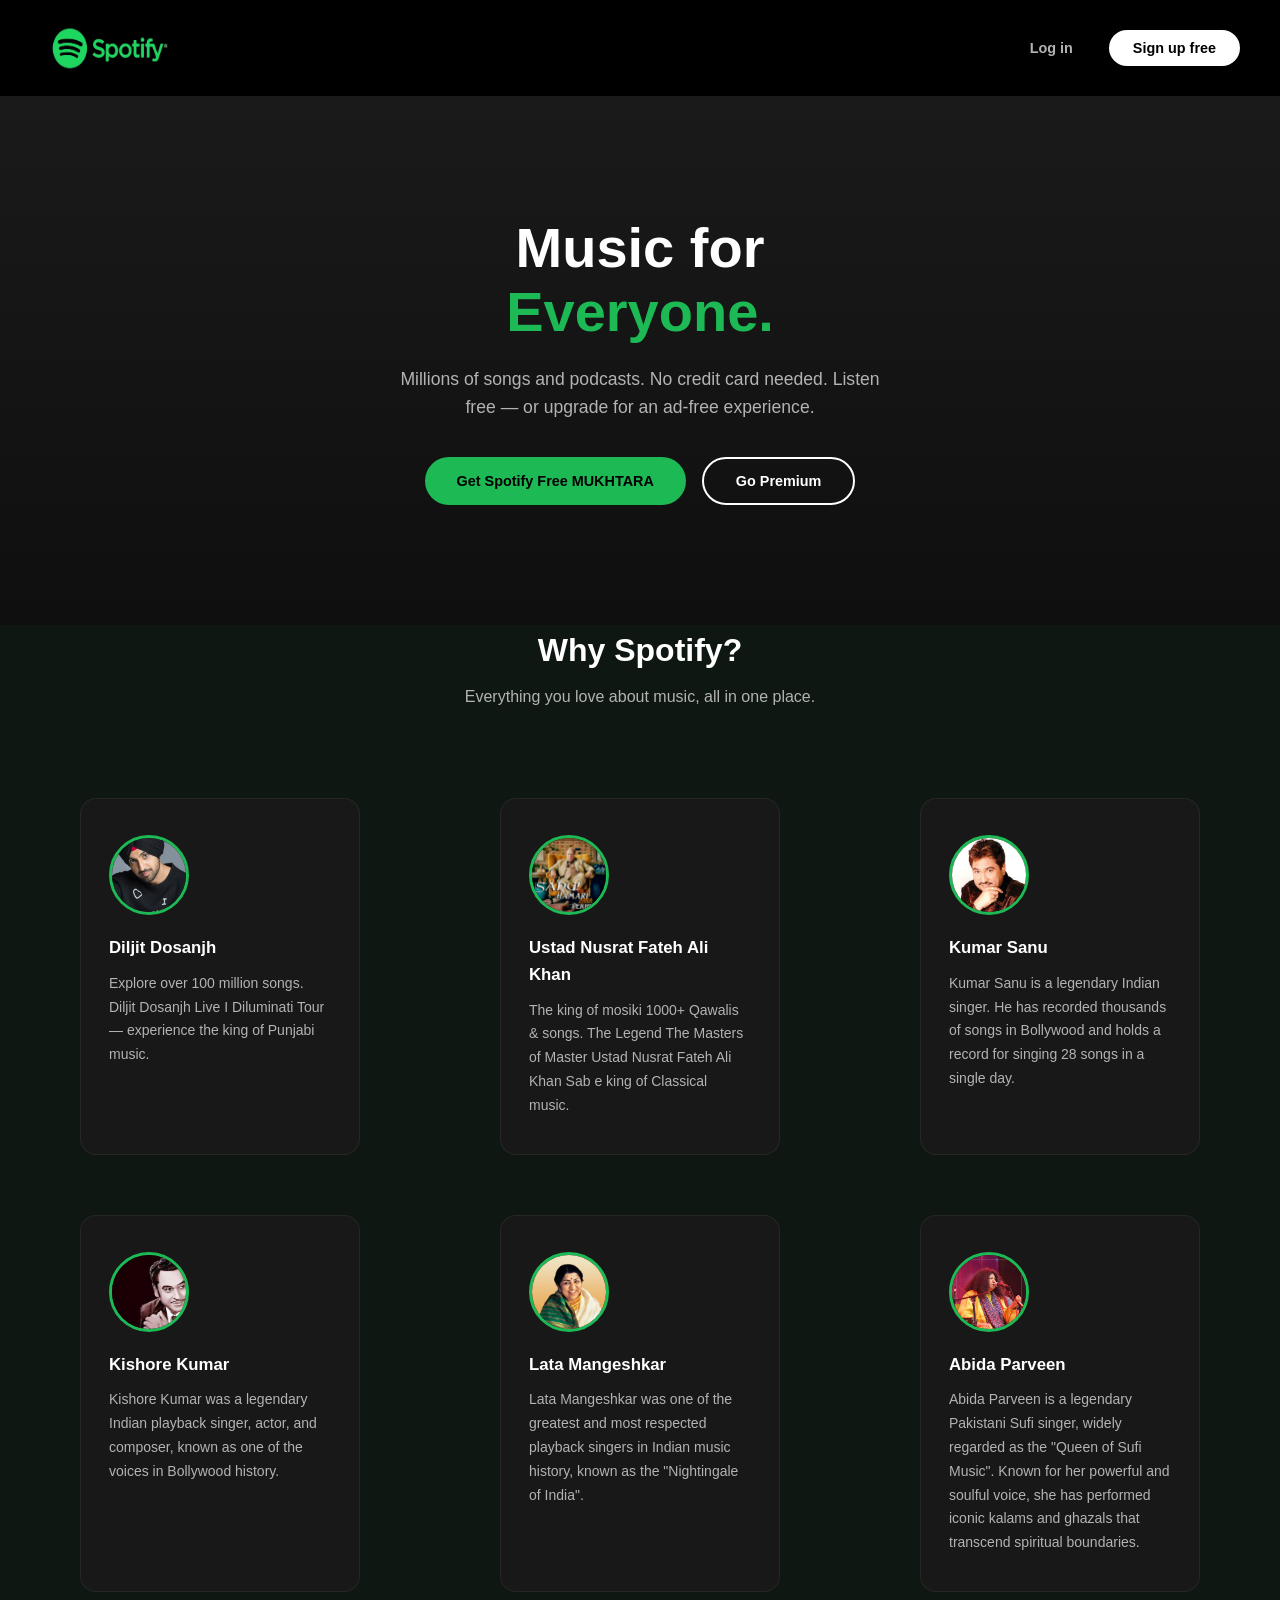
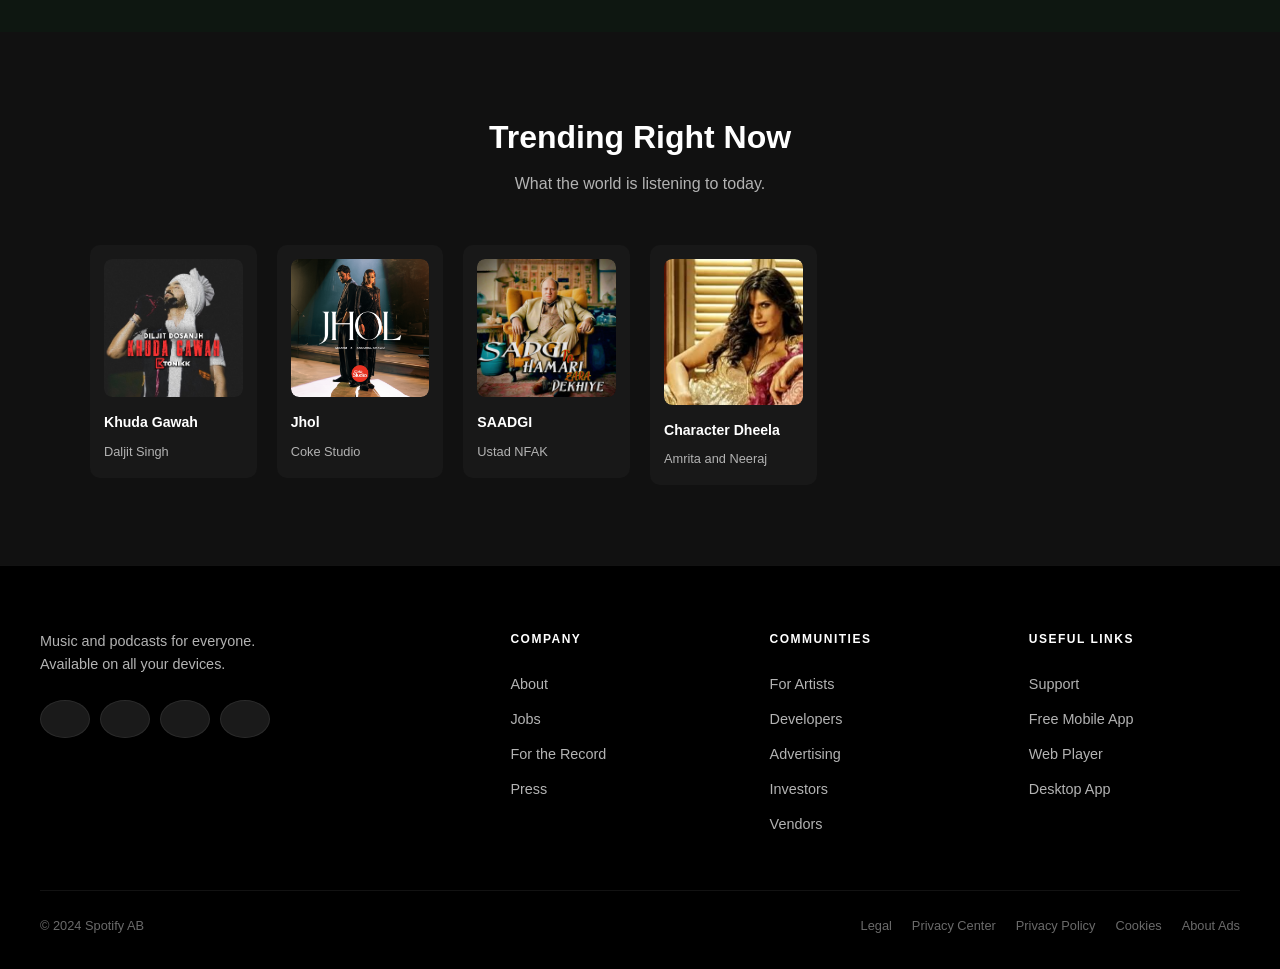
<file: index.html>
<!DOCTYPE html>
<html lang="en">

<head>
  <meta charset="UTF-8" />
  <meta name="viewport" content="width=device-width, initial-scale=1.0" />
  <title>Spotify </title>
  <link rel="stylesheet" href="style.css">
  <link href="https://fonts.googleapis.com/css2?family=Montserrat:wght@400;600;700;900&display=swap" rel="stylesheet" />


</head>

<body>

  <!-- NAVBAR -->
  <nav class="navbar">
    <div class="navbar-logo">
      <!-- icon or logo -->
      <div class="logo-icon">
        <img src="logo.png" alt="">
      </div>

    </div>

    <div class="navbar-buttons">
      <button class="btn-login">Log in</button>
      <button class="btn-signup">Sign up free</button>
    </div>
  </nav>


  <!-- HERO section -->
  <section class="hero">
    <div class="hero-content">
      <h1>Music for<br><span class="green">Everyone.</span></h1>
      <p>Millions of songs and podcasts. No credit card needed. Listen free — or upgrade for an ad-free experience.</p>
      <div class="hero-buttons">
        <button class="btn-green">Get Spotify Free MUKHTARA </button>
        <button class="btn-outline">Go Premium</button>
      </div>
    </div>
  </section>


  <!-- FEATURES -->
  <section class="features">
    <div class="section-header">
      <h2>Why Spotify?</h2>
      <p>Everything you love about music, all in one place.</p>
    </div>

    <div class="features-grid">

      <!-- Card 1 -->
      <div class="feature-card">

        <!-- Image — icon ki jagah (upar) -->
        <img class="artist-img" src="Diljit.jpg" alt="Diljit Dosanjh" />

        <h3>Diljit Dosanjh</h3>
        <p>Explore over 100 million songs. Diljit Dosanjh Live I Diluminati Tour — experience the king of Punjabi music.
        </p>

      </div>

      <!-- Card 2 -->
      <div class="feature-card">

        <!-- Image — icon ki jagah (upar) -->
        <img class="artist-img" src="mfak.jpg" alt="Diljit Dosanjh" />

        <h3>Ustad Nusrat Fateh Ali Khan</h3>
        <p>The king of mosiki 1000+ Qawalis & songs. The Legend The Masters of Master Ustad Nusrat Fateh Ali Khan Sab e
          king of Classical music.</p>

      </div>
      <div class="feature-card">

        <!-- Image -->
        <img class="artist-img" src="image/sanu.jpg" alt="Kumar Sanu" />

        <h3>Kumar Sanu</h3>
        <p>Kumar Sanu is a legendary Indian singer. He has recorded thousands of
          songs in Bollywood and holds a record for singing 28 songs in a single day. </p>

      </div>
      <div class="feature-card">

        <!-- Image -->
        <img class="artist-img" src="kishor.jpg" alt="Kishore Kumar" />

        <h3>Kishore Kumar</h3>
        <p>Kishore Kumar was a legendary Indian playback singer, actor, and composer, known as one of the
          voices in Bollywood history.</p>

      </div>
      <div class="feature-card">

        <!-- Image -->
        <img class="artist-img" src="lata.jpg" alt="Lata Mangeshkar" />

        <h3>Lata Mangeshkar</h3>
        <p>Lata Mangeshkar was one of the greatest and most respected playback singers in Indian music history, known as
          the "Nightingale of India".</p>

      </div>

      <div class="feature-card">

        <!-- Image -->
        <img class="artist-img" src="abida.jpg" alt="Abida Parveen" />

        <h3>Abida Parveen</h3>
        <p>Abida Parveen is a legendary Pakistani Sufi singer, widely regarded as the "Queen of Sufi Music". Known for
          her powerful and soulful voice, she has performed iconic kalams and ghazals that transcend spiritual
          boundaries.</p>

      </div>



    </div>
  </section>


  <!-- TRENDING -->
  <section class="trending">
    <div class="section-header">
      <h2>Trending Right Now</h2>
      <p>What the world is listening to today.</p>
    </div>

    <div class="albums-grid">

      <!-- Album 1 -->
      <a href="khuda gawah.html" class="album-link">
        <div class="album-card">
          <div class="album-img-wrap">
            <img src="khuda gawah.jpg" alt="Khuda Gawah">

            <div class="play-btn">
              <svg viewBox="0 0 24 24">
                <path d="M8 5v14l11-7z" />
              </svg>
            </div>
          </div>

          <h6>Khuda Gawah</h6>
          <span>Daljit Singh</span>
        </div>
      </a>

      <!-- Album 2 -->
      <a href="jhool.html" class="album-link">
        <div class="album-card">
          <div class="album-img-wrap">
            <img src="jhol.png" alt="jhol" />
            <div class="play-btn">
              <svg viewBox="0 0 24 24">
                <path d="M8 5v14l11-7z" />
              </svg>
            </div>
          </div>
          <h6>Jhol</h6>
          <span>Coke Studio</span>
        </div>
      </a>
      <a href="sadgi.html" class="album-link">
        <!-- Album 3 -->
        <div class="album-card">
          <div class="album-img-wrap">
            <img src="mfak.jpg" alt="Velvet Skies" />
            <div class="play-btn">
              <svg viewBox="0 0 24 24">
                <path d="M8 5v14l11-7z" />
              </svg>
            </div>
          </div>
          <h6>SAADGI</h6>
          <span>Ustad NFAK</span>
        </div>
      </a>
      <a href="chrackter.html" class="album-link">
        <!-- Album 4 -->
        <div class="album-card">
          <div class="album-img-wrap">
            <img src="dheela.jpeg" alt="Deep Currents" />
            <div class="play-btn">
              <svg viewBox="0 0 24 24">
                <path d="M8 5v14l11-7z" />
              </svg>
            </div>
          </div>
          <h6>Character Dheela</h6>
          <span> Amrita and Neeraj </span>
        </div>
      </a>
        
      
  </section>


  <footer>
    <div class="footer-top">

      <!-- Brand column -->
      <div class="footer-brand">
        <p>Music and podcasts for everyone. Available on all your devices.</p>

        <div class="social-row">

          <!-- Instagram -->
          <button class="social-btn" title="Instagram" type="button">
            <svg viewBox="0 0 24 24" fill="currentColor">
              <path d="M12 2.163c3.204 0 3.584.012 4.85.07..."></path>
            </svg>
          </button>

          <!-- Twitter / X -->
          <button class="social-btn" title="X (Twitter)" type="button">
            <svg viewBox="0 0 24 24" fill="currentColor">
              <path d="M18.244 2.25h3.308l-7.227 8.26..."></path>
            </svg>
          </button>

          <!-- Facebook -->
          <button class="social-btn" title="Facebook" type="button">
            <svg viewBox="0 0 24 24" fill="currentColor">
              <path d="M24 12.073C24 5.404 18.627 0..."></path>
            </svg>
          </button>

          <!-- YouTube -->
          <button class="social-btn" title="YouTube" type="button">
            <svg viewBox="0 0 24 24" fill="currentColor">
              <path d="M23.498 6.186a3.016 3.016 0..."></path>
            </svg>
          </button>

        </div>
      </div>

      <!-- Col: Company -->
      <div class="footer-col">
        <h6>Company</h6>
        <ul>
          <li>About</li>
          <li>Jobs</li>
          <li>For the Record</li>
          <li>Press</li>
        </ul>
      </div>

      <!-- Col: Communities -->
      <div class="footer-col">
        <h6>Communities</h6>
        <ul>
          <li>For Artists</li>
          <li>Developers</li>
          <li>Advertising</li>
          <li>Investors</li>
          <li>Vendors</li>
        </ul>
      </div>

      <!-- Col: Useful Links -->
      <div class="footer-col">
        <h6>Useful Links</h6>
        <ul>
          <li>Support</li>
          <li>Free Mobile App</li>
          <li>Web Player</li>
          <li>Desktop App</li>
        </ul>
      </div>

    </div><!-- /.footer-top -->

    <!-- Bottom bar -->
    <div class="footer-bottom">
      <p>© 2024 Spotify AB</p>
      <div class="footer-links">
        <span>Legal</span>
        <span>Privacy Center</span>
        <span>Privacy Policy</span>
        <span>Cookies</span>
        <span>About Ads</span>
      </div>
    </div>
  </footer>
</body>

</html>
</file>
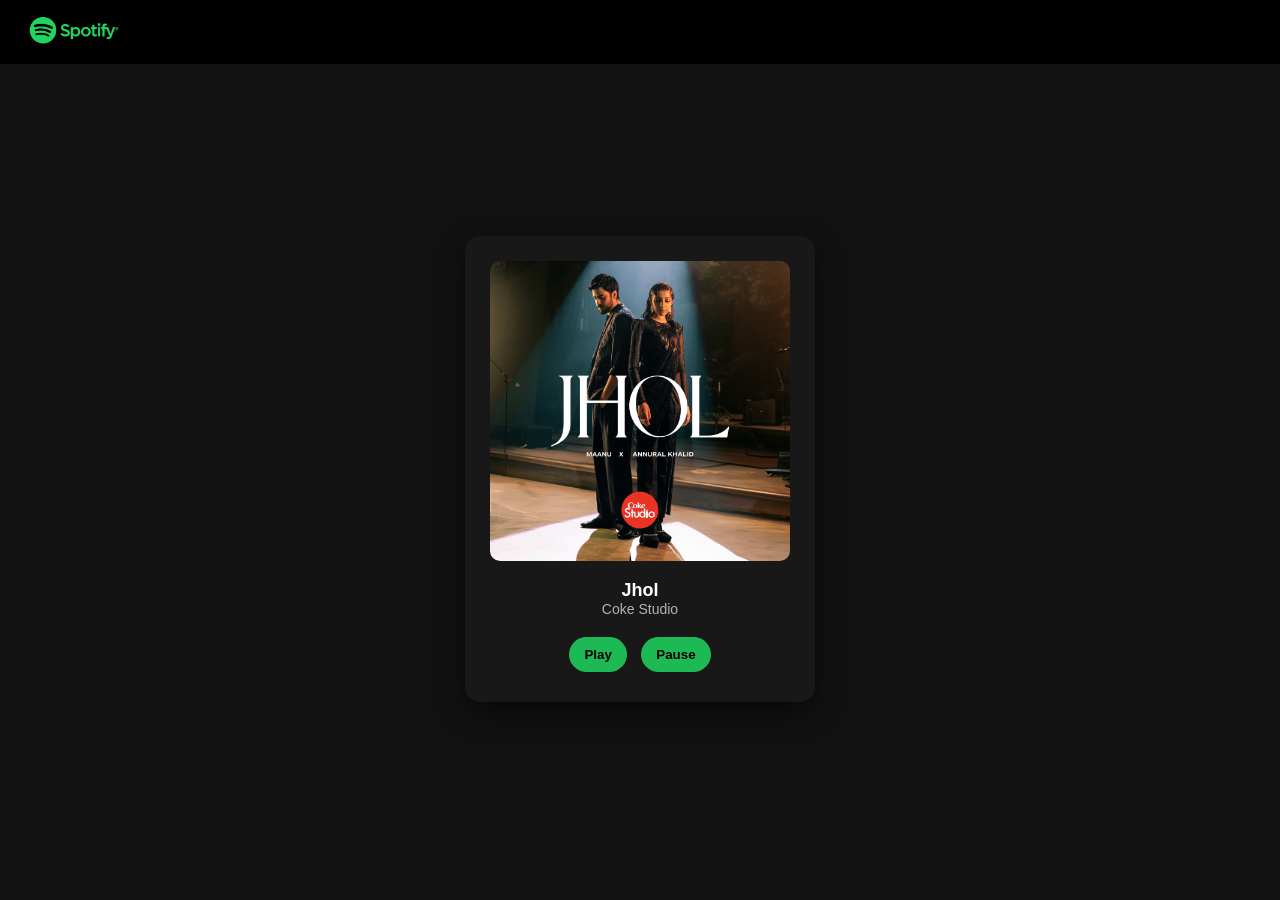
<file: jhool.html>
<!DOCTYPE html>
<html lang="en">
<head>
<meta charset="UTF-8">
<meta name="viewport" content="width=device-width, initial-scale=1.0">
<title>Spotify Player</title>

<style>
body {
  margin: 0;
  font-family: Arial, sans-serif;
  background-color: #121212;
  color: #fff;
}

/* Navbar */
.navbar {
  background: #000;
  padding: 10px 20px;
}

.logo-icon img {
  height: 40px;
}

/* Center Player */
.container {
  display: flex;
  justify-content: center;
  align-items: center;
  height: 90vh;
}

/* Card */
.pplayer {
  background-color: #181818;
  padding: 25px;
  border-radius: 15px;
  width: 300px;
  text-align: center;
  box-shadow: 0 10px 30px rgba(0,0,0,0.6);
}

/* Image */
.pplayer img {
  width: 100%;
  border-radius: 10px;
  margin-bottom: 15px;
}

/* Title */
.song-title {
  font-size: 18px;
  font-weight: bold;
}

.artist {
  font-size: 14px;
  color: #b3b3b3;
  margin-bottom: 15px;
}

/* Audio */
audio {
  width: 100%;
  margin-top: 10px;
}

/* Buttons */
.controls {
  margin-top: 15px;
}

button {
  background-color: #1db954;
  border: none;
  padding: 10px 15px;
  margin: 5px;
  border-radius: 50px;
  cursor: pointer;
  color: #000;
  font-weight: bold;
}

button:hover {
  background-color: #064f1f;
}
</style>

</head>

<body>

<!-- Navbar -->
<nav class="navbar">
  <div class="logo-icon">
    <a href="index.html"><img src="logo.png" alt="Logo"></a>
  </div>
</nav>

<!-- Player Center -->
<div class="container">
  <div class="pplayer">

    <!-- Image -->
    <img src="jhol.png" alt="Album">

    <!-- Song Info -->
    <div class="song-title">Jhol</div>
    <div class="artist">Coke Studio</div>

    <!-- Audio -->
    <audio id="audio" src="mp3/jhol.mp3"></audio>

    <!-- Controls -->
    <div class="controls">
      <button onclick="playSong()">Play</button>
      <button onclick="pauseSong()">Pause</button>
    </div>

  </div>
</div>

<script>
var audio = document.getElementById("audio");

function playSong() {
  audio.play();
}

function pauseSong() {
  audio.pause();
}
</script>

</body>
</html>
</file>
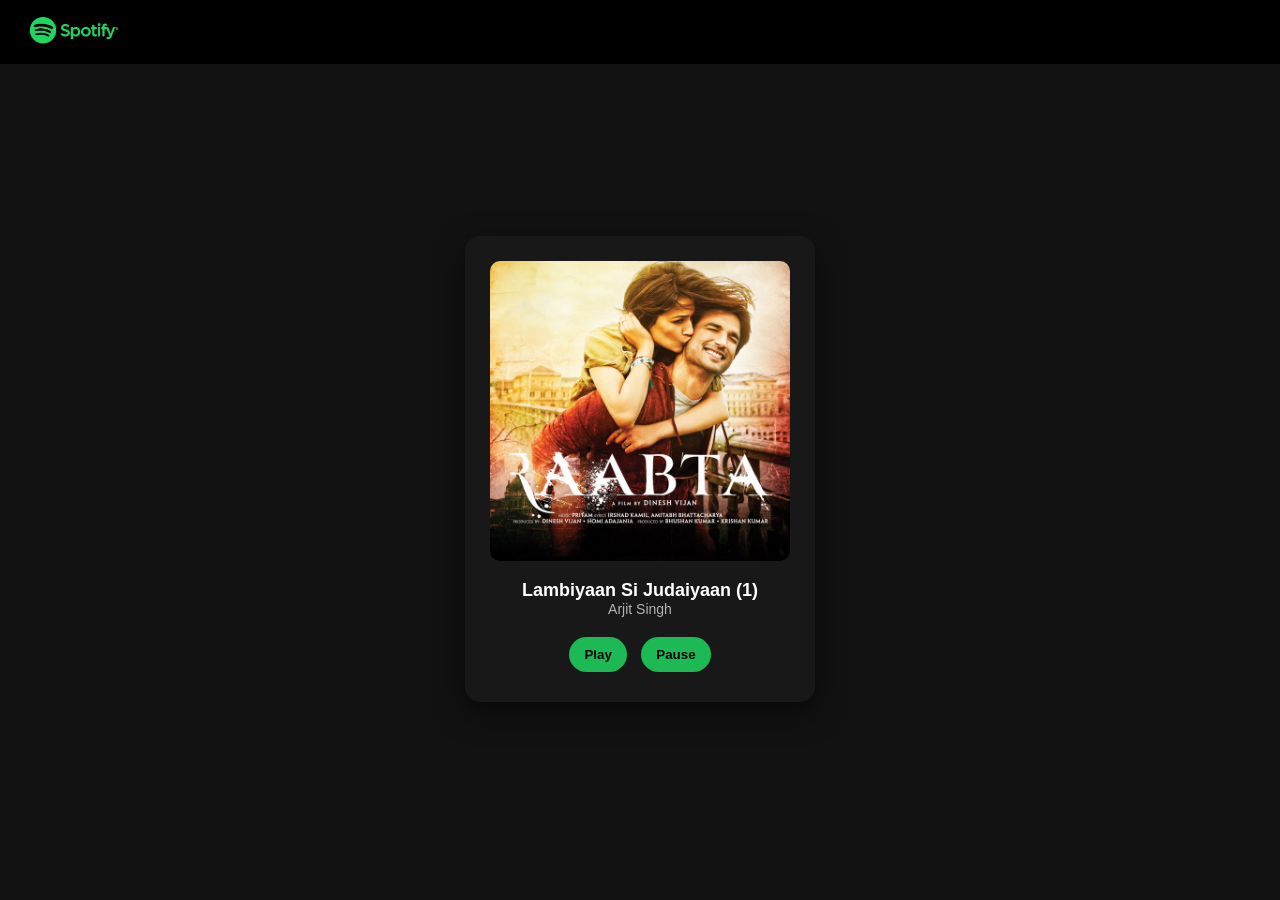
<file: Lambiyaan Si Judaiyaan.html>
<!DOCTYPE html>
<html lang="en">
<head>
<meta charset="UTF-8">
<meta name="viewport" content="width=device-width, initial-scale=1.0">
<title>Spotify Player</title>

<style>
body {
  margin: 0;
  font-family: Arial, sans-serif;
  background-color: #121212;
  color: #fff;
}

/* Navbar */
.navbar {
  background: #000;
  padding: 10px 20px;
}

.logo-icon img {
  height: 40px;
}

/* Center Player */
.container {
  display: flex;
  justify-content: center;
  align-items: center;
  height: 90vh;
}

/* Card */
.pplayer {
  background-color: #181818;
  padding: 25px;
  border-radius: 15px;
  width: 300px;
  text-align: center;
  box-shadow: 0 10px 30px rgba(0,0,0,0.6);
}

/* Image */
.pplayer img {
  width: 100%;
  border-radius: 10px;
  margin-bottom: 15px;
}

/* Title */
.song-title {
  font-size: 18px;
  font-weight: bold;
}

.artist {
  font-size: 14px;
  color: #b3b3b3;
  margin-bottom: 15px;
}

/* Audio */
audio {
  width: 100%;
  margin-top: 10px;
}

/* Buttons */
.controls {
  margin-top: 15px;
}

button {
  background-color: #1db954;
  border: none;
  padding: 10px 15px;
  margin: 5px;
  border-radius: 50px;
  cursor: pointer;
  color: #000;
  font-weight: bold;
}

button:hover {
  background-color: #064f1f;
}
</style>

</head>

<body>

<!-- Navbar -->
<nav class="navbar">
  <div class="logo-icon">
    <a href="index.html"><img src="logo.png" alt="Logo"></a>
  </div>
</nav>

<!-- Player Center -->
<div class="container">
  <div class="pplayer">

    <!-- Image -->
    <img src="lambia.jpg" alt="Album">

    <!-- Song Info -->
    <div class="song-title">Lambiyaan Si Judaiyaan (1)</div>
    <div class="artist">Arjit Singh</div>

    <!-- Audio -->
    <audio id="audio" src="mp3/Lambiyaan Si Judaiyaan (1).mp3"></audio>

    <!-- Controls -->
    <div class="controls">
      <button onclick="playSong()">Play</button>
      <button onclick="pauseSong()">Pause</button>
    </div>

  </div>
</div>

<script>
var audio = document.getElementById("audio");

function playSong() {
  audio.play();
}

function pauseSong() {
  audio.pause();
}
</script>

</body>
</html>
</file>
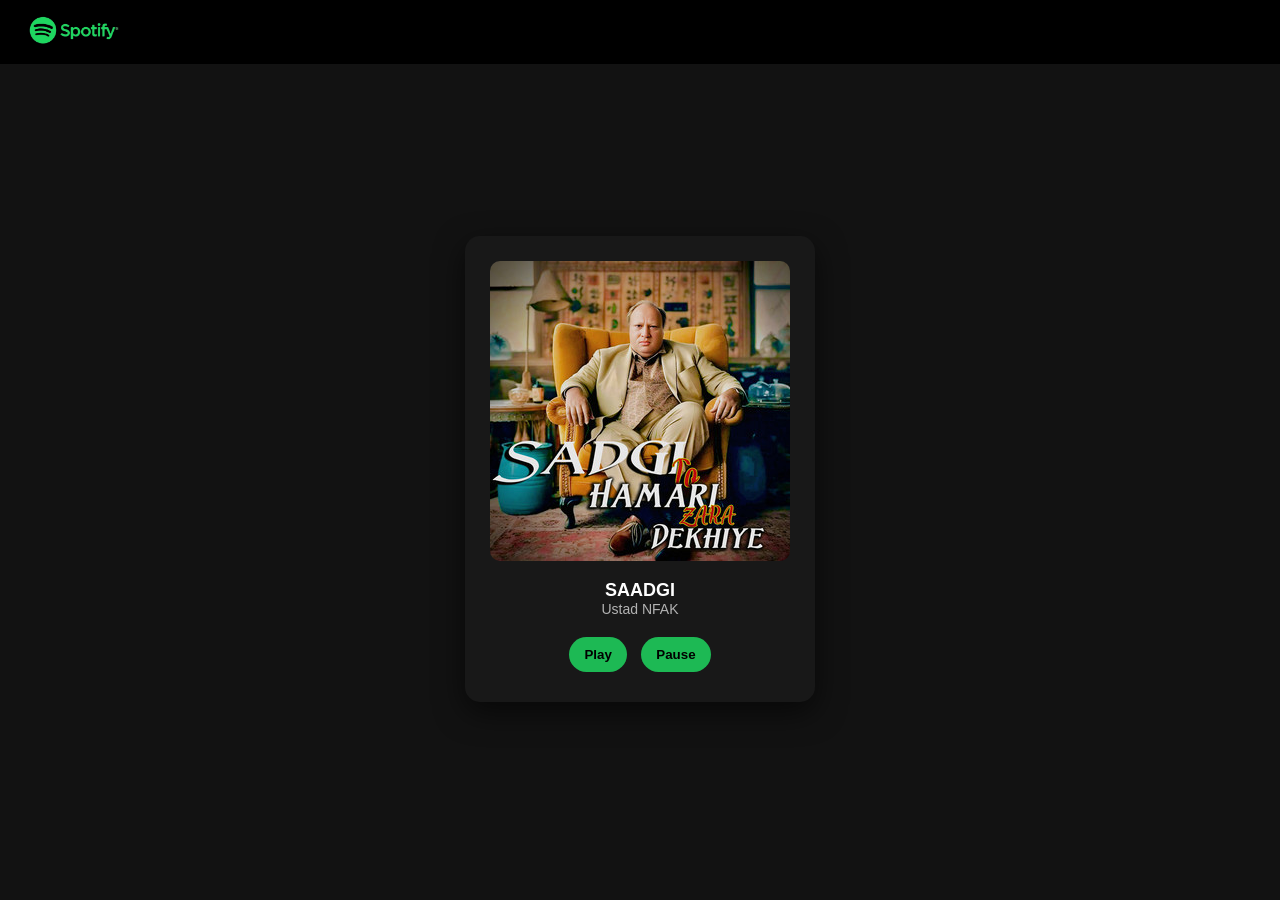
<file: sadgi.html>
<!DOCTYPE html>
<html lang="en">
<head>
<meta charset="UTF-8">
<meta name="viewport" content="width=device-width, initial-scale=1.0">
<title>Spotify Player</title>

<style>
body {
  margin: 0;
  font-family: Arial, sans-serif;
  background-color: #121212;
  color: #fff;
}

/* Navbar */
.navbar {
  background: #000;
  padding: 10px 20px;
}

.logo-icon img {
  height: 40px;
}

/* Center Player */
.container {
  display: flex;
  justify-content: center;
  align-items: center;
  height: 90vh;
}

/* Card */
.pplayer {
  background-color: #181818;
  padding: 25px;
  border-radius: 15px;
  width: 300px;
  text-align: center;
  box-shadow: 0 10px 30px rgba(0,0,0,0.6);
}

/* Image */
.pplayer img {
  width: 100%;
  border-radius: 10px;
  margin-bottom: 15px;
}

/* Title */
.song-title {
  font-size: 18px;
  font-weight: bold;
}

.artist {
  font-size: 14px;
  color: #b3b3b3;
  margin-bottom: 15px;
}

/* Audio */
audio {
  width: 100%;
  margin-top: 10px;
}

/* Buttons */
.controls {
  margin-top: 15px;
}

button {
  background-color: #1db954;
  border: none;
  padding: 10px 15px;
  margin: 5px;
  border-radius: 50px;
  cursor: pointer;
  color: #000;
  font-weight: bold;
}

button:hover {
  background-color: #064f1f;
}
</style>

</head>

<body>

<!-- Navbar -->
<nav class="navbar">
  <div class="logo-icon">
    <a href="index.html"><img src="logo.png" alt="Logo"></a>
  </div>
</nav>

<!-- Player Center -->
<div class="container">
  <div class="pplayer">

    <!-- Image -->
    <img src="mfak.jpg" alt="Album">

    <!-- Song Info -->
    <div class="song-title">SAADGI</div>
    <div class="artist">Ustad NFAK</div>

    <!-- Audio -->
    <audio id="audio" src="mp3/sadgi.mp3"></audio>

    <!-- Controls -->
    <div class="controls">
      <button onclick="playSong()">Play</button>
      <button onclick="pauseSong()">Pause</button>
    </div>

  </div>
</div>

<script>
var audio = document.getElementById("audio");

function playSong() {
  audio.play();
}

function pauseSong() {
  audio.pause();
}
</script>

</body>
</html>
</file>
<file: style.css>
* {
  margin: 0;
  padding: 0;
  box-sizing: border-box;
}

/* Base font and background for the whole page */
body {
  font-family: 'Poppins', sans-serif;
  background-color: #0e1711;
  color: #ffffff;
  line-height: 1.6;
}

/* Make images never overflow their container */
img {
  max-width: 100%;
  display: block;
}

/* Remove bullet points from all lists */
ul {
  list-style: none;
}

/* Remove default button styles so we can design our own */
button {
  cursor: pointer;
  border: none;
  font-family: inherit;
  font-size: 0.9rem;
  font-weight: 600;
  border-radius: 50px;
  /* pill shape */
  padding: 10px 24px;
  transition: opacity 0.2s;
  /* smooth fade on hover */
}

button:hover {
  opacity: 0.85;
}


/* 
   2. CSS VARIABLES (custom colours & sizes)
   Change these values to restyle the whole page quickly.
 */

:root {
  --green: #1db954;
  --dark: #0f0f0f;
  --card-bg: #181818;
  --card-hover: #282828;
  --text-muted: #b3b3b3;
  --section-pad: 80px 40px;
}


/* 
   3. NAVBAR
 */

.navbar {
  display: flex;
  justify-content: space-between;
  align-items: center;
  padding: 18px 40px;
  background-color: #000000;
  position: sticky;
  top: 0;
  z-index: 100;
}

.logo-icon img {
  display: flex;
  align-items: center;
  height: 60px;
  width: 140px;
}

/* Wrapper for the two buttons in the navbar */
.navbar-buttons {
  display: flex;
  gap: 12px;
}

/* "Log in" button — transparent, white text */
.btn-login {
  background: transparent;
  color: var(--text-muted);
  border: none;
}

.btn-login:hover {
  color: #ffffff;
}

/* "Sign up free" button — white background, dark text */
.btn-signup {
  background-color: #ffffff;
  color: #000000;
}


/* 
   4. HERO SECTION
 */

.hero {
  padding: 120px 40px;
  text-align: center;
  background: linear-gradient(180deg, #1a1a1a 0%, #0f0f0f 100%);
}

.hero-content {
  max-width: 700px;
  margin: 0 auto;
}

.hero h1 {
  font-size: 3.5rem;
  font-weight: 900;
  line-height: 1.15;
  margin-bottom: 20px;
}

.green {
  color: var(--green);
}

.hero p {
  font-size: 1.1rem;
  color: var(--text-muted);
  margin-bottom: 36px;
  max-width: 500px;
  margin-left: auto;
  margin-right: auto;
}

.hero-buttons {
  display: flex;
  gap: 16px;
  justify-content: center;
}

.btn-green {
  background-color: var(--green);
  color: #000000;
  font-weight: 700;
  padding: 14px 32px;
}

.album-link {
  text-decoration: none;
  color: inherit;
  display: block;
    transition: 0.3s;
  }
.btn-outline {
  background: transparent;
  color: #ffffff;
  border: 2px solid #ffffff;
  padding: 14px 32px;
}


/* 
   5. SHARED SECTION HEADER
   
 */

.section-header {
  text-align: center;
  margin-bottom: 48px;
}

.section-header h2 {
  font-size: 2rem;
  font-weight: 700;
  margin-bottom: 8px;
}

.section-header p {
  color: var(--text-muted);
  font-size: 1rem;
}


/* 
   6. FEATURES SECTION
 */
.features-grid{
   display: grid;
  grid-template-columns: repeat(3, 1fr); /* 3 cards per row */
  gap: 20px;
  justify-items: center;
  padding: 20px;
}
.feature-card {
  
      background: #181818;
      border: 1px solid rgba(255, 255, 255, 0.06);
      border-radius: 16px;
      margin:  20px;
      padding: 36px 28px;
      max-width: 280px;
      transition: transform 0.2s, background 0.2s, border-color 0.2s;
    }
    .feature-card:hover {
      transform: translateY(-6px);
      background: #282828;
      border-color: rgba(29, 185, 84, 0.3);
    }

    /* 
       ARTIST IMAGE — circle shape
     */
    .artist-img {
      width: 80px;         
      height: 80px;         
      border-radius: 50%;   
      object-fit: cover;    
      object-position: top; 
      display: block;       

      margin-bottom: 20px;  

      
      border: 3px solid #1db954;

      
      transition: transform 0.2s, box-shadow 0.2s;
    }

    /* Hover pe image thodi badi ho */
    .feature-card:hover .artist-img {
      transform: scale(1.07);
      box-shadow: 0 0 0 5px rgba(29, 185, 84, 0.3),
                  0 12px 28px rgba(0, 0, 0, 0.6);
    }

    /* 
       TEXT
     */
    .feature-card h3 {
      font-size: 1.05rem;
      font-weight: 700;
      margin-bottom: 10px;
    }

    .feature-card p {
      color: #b3b3b3;
      font-size: 0.875rem;
      line-height: 1.7;
    }



/* 
   7. TRENDING / ALBUMS SECTION
 */

.trending {
  padding: var(--section-pad);
  background-color: #111111;
}

/* Grid of album cards */
.albums-grid {
  display: grid;
  grid-template-columns: repeat(6, 1fr);
  gap: 20px;
  max-width: 1100px;
  margin: 0 auto;
}

/* Each album card */
.album-card {
  background-color: var(--card-bg);
  border-radius: 10px;
  padding: 14px;
  transition: background-color 0.2s;
}

.album-card:hover {
  background-color: var(--card-hover);
}

.album-img-wrap {
  position: relative;
  border-radius: 8px;
  overflow: hidden;
  margin-bottom: 14px;
}

.album-img-wrap img {
  width: 100%;
  border-radius: 8px;
  display: block;
}

/* Green play button that appears on hover */
.play-btn {
  position: absolute;
  bottom: 10px;
  right: 10px;
  width: 44px;
  height: 44px;
  background-color: var(--green);
  border-radius: 50%;
  display: flex;
  align-items: center;
  justify-content: center;
  opacity: 0;
  transition: opacity 0.2s, transform 0.2s;
  transform: translateY(6px);
  cursor: pointer;
}

/* Show the play button when hovering the card */
.album-card:hover .play-btn {
  opacity: 1;
  transform: translateY(0);
}

.play-btn svg {
  width: 22px;
  height: 22px;
  fill: #000000;
}

/* Album title */
.album-card h6 {
  font-size: 0.88rem;
  font-weight: 600;
  margin-bottom: 4px;
}

/* Artist name */
.album-card span {
  font-size: 0.8rem;
  color: var(--text-muted);
}



/* FOOTER */
footer {
  background-color: #000000;
  border-top: 1px solid rgba(255, 255, 255, 0.07);
  padding: 64px 40px 32px;
  font-family: Arial, sans-serif;
}

/* TOP SECTION */
.footer-top {
  display: grid;
  grid-template-columns: 2fr 1fr 1fr 1fr;
  gap: 48px;
  margin-bottom: 48px;
}

/* BRAND */
.footer-brand p {
  color: #b3b3b3;
  font-size: 0.9rem;
  line-height: 1.6;
  max-width: 260px;
  margin-bottom: 24px;
}

/* SOCIAL */
.social-row {
  display: flex;
  gap: 10px;
}

.social-btn {
  width: 38px;
  height: 38px;
  background-color: #1a1a1a;
  border: 1px solid rgba(255, 255, 255, 0.08);
  border-radius: 50%;
  display: flex;
  align-items: center;
  justify-content: center;
  cursor: pointer;
  transition: 0.3s;
}

.social-btn:hover {
  background-color: #1db954;
  border-color: #1db954;
}

/* .social-btn svg {
  width: 17px;
  height: 17px;
  fill: #ffffff;
} */

/* .social-btn:hover svg {
  fill: #000000;
} */

/* COLUMNS */
.footer-col h6 {
  font-size: 0.75rem;
  font-weight: 700;
  letter-spacing: 1.5px;
  text-transform: uppercase;
  color: #ffffff;
  margin-bottom: 18px;
}

.footer-col ul {
  list-style: none;
  padding: 0;
}

.footer-col ul li {
  color: #b3b3b3;
  font-size: 0.9rem;
  padding: 6px 0;
  cursor: pointer;
  transition: 0.2s;
}

.footer-col ul li:hover {
  color: #ffffff;
}

/* BOTTOM */
.footer-bottom {
  border-top: 1px solid rgba(255, 255, 255, 0.07);
  padding-top: 25px;
  display: flex;
  flex-wrap: wrap;
  justify-content: space-between;
  align-items: center;
}

.footer-bottom p {
  color: #6a6a6a;
  font-size: 0.8rem;
}

/* LINKS */
.footer-links {
  display: flex;
  gap: 20px;
  flex-wrap: wrap;
}

.footer-links span {
  color: #6a6a6a;
  font-size: 0.8rem;
  cursor: pointer;
  transition: 0.2s;
}

.footer-links span:hover {
  color: #ffffff;
}

/* 
   11. RESPONSIVE — smaller screens
   When the screen is 900px wide or less, stack the grids.
 */

@media (max-width: 900px) {

  /* Hero headline gets smaller */
  .hero h1 {
    font-size: 2.4rem;
  }

  /* Features: 2 columns instead of 4 */
  .features-grid {
    grid-template-columns: repeat(2, 1fr);
  }

  /* Albums: 3 columns instead of 6 */
  .albums-grid {
    grid-template-columns: repeat(3, 1fr);
  }

  /* Plans: stack vertically */
  .plans-grid {
    grid-template-columns: 1fr;
    max-width: 400px;
  }

  /* Footer: stack vertically */
  .footer-top {
    grid-template-columns: 1fr 1fr;
  }
}

/* Very small screens (phones) */
@media (max-width: 560px) {

  .hero h1 {
    font-size: 1.9rem;
  }

  /* Stack the hero buttons */
  .hero-buttons {
    flex-direction: column;
    align-items: center;
  }

  /* Albums: 2 columns */
  .albums-grid {
    grid-template-columns: repeat(2, 1fr);
  }

  /* Features: 1 column */
  .features-grid {
    grid-template-columns: 1fr;
  }

  /* Footer: 1 column */
  .footer-top {
    grid-template-columns: 1fr;
  }

  /* Navbar: tighter padding */
  .navbar {
    padding: 16px 20px;
  }

  .hero {
    padding: 80px 20px;
  }
}
</file>
